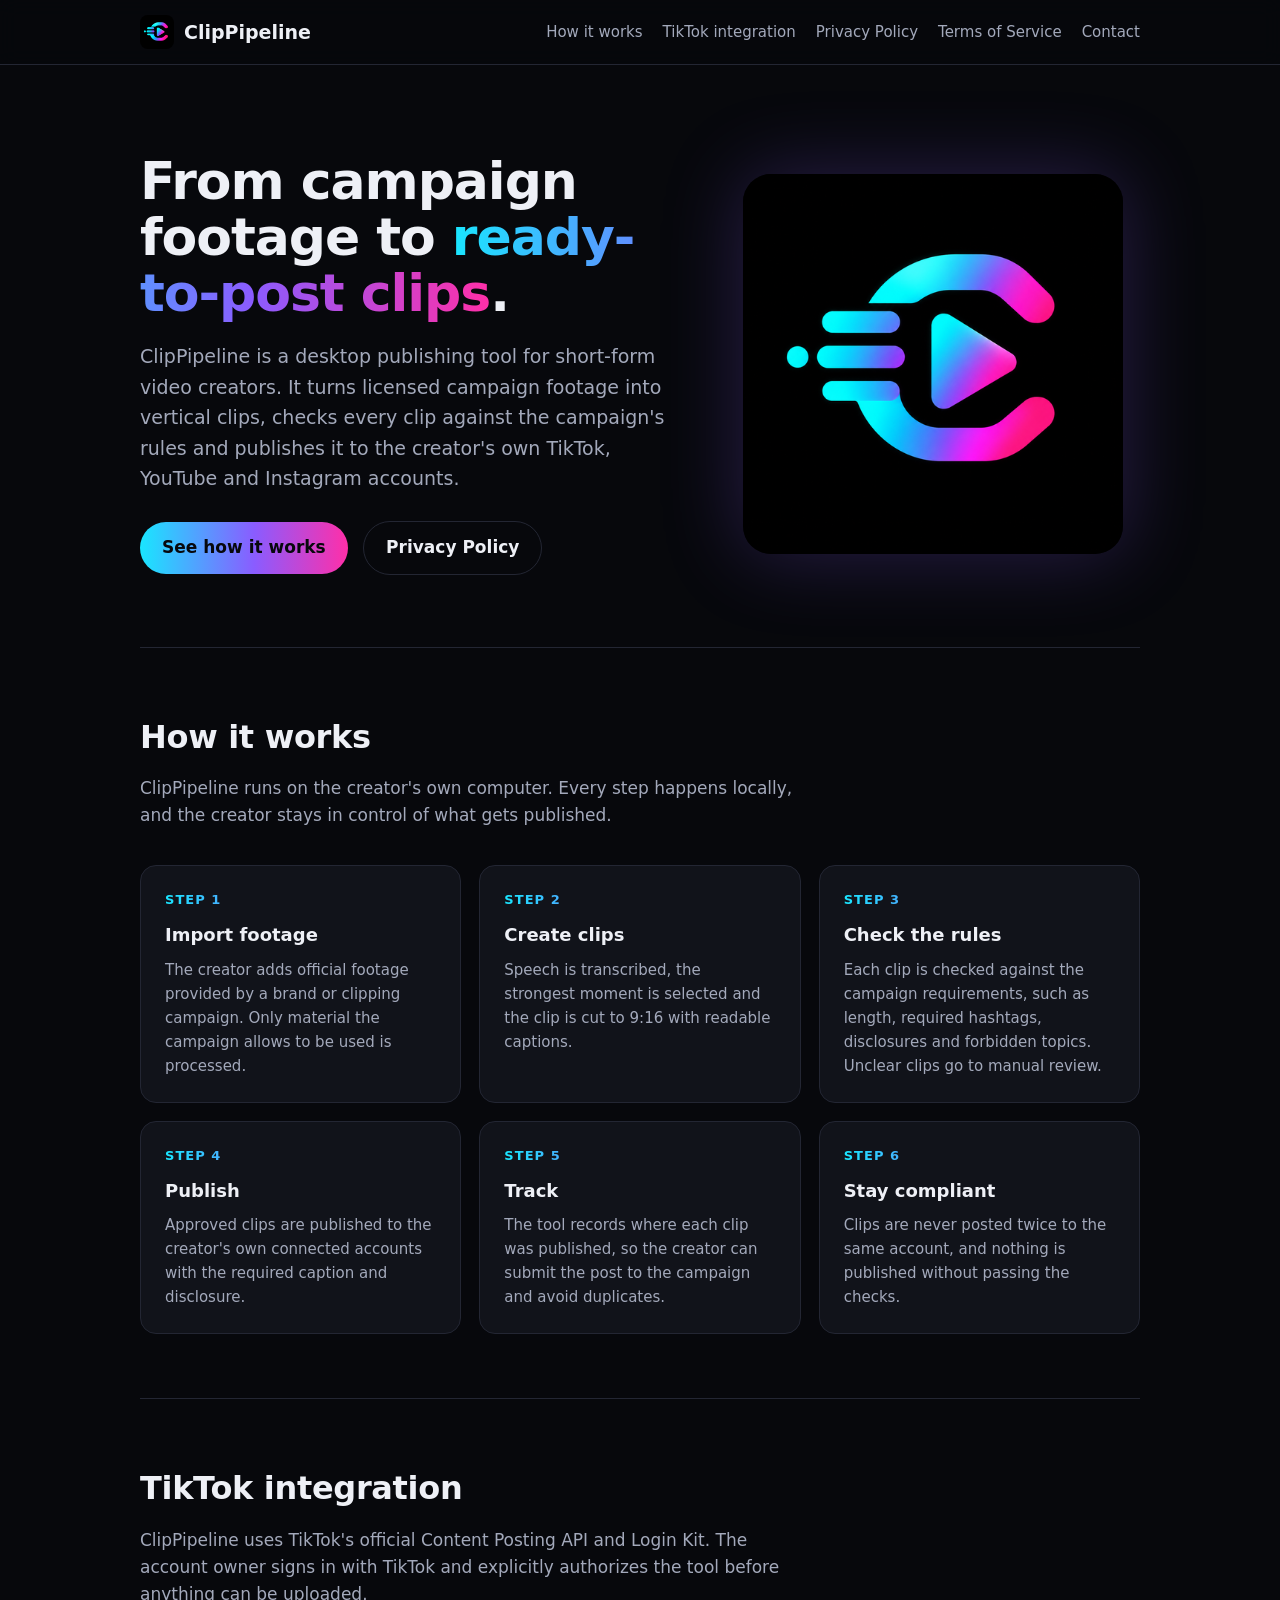
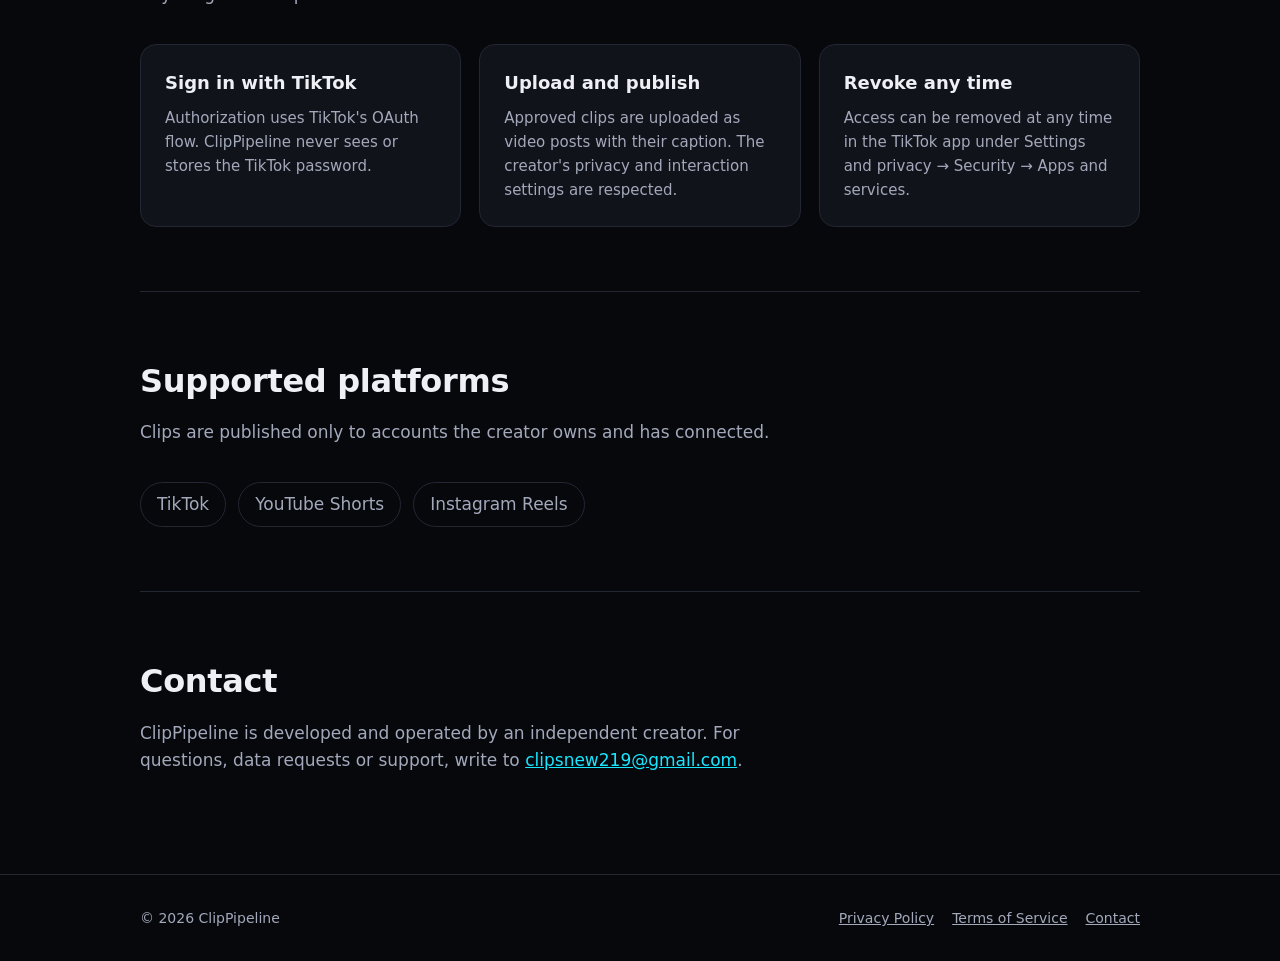
<file: index.html>
<!DOCTYPE html>
<html lang="en">
<head>
  <meta charset="UTF-8">
  <meta name="viewport" content="width=device-width, initial-scale=1.0">
  <title>ClipPipeline – Short-form video publishing tool</title>
  <meta name="description" content="ClipPipeline prepares short-form vertical videos from licensed campaign footage and publishes them to the creator's own TikTok, YouTube and Instagram accounts.">
  <link rel="icon" href="favicon.ico" sizes="any">
  <link rel="icon" type="image/png" sizes="32x32" href="favicon-32x32.png">
  <link rel="apple-touch-icon" href="apple-touch-icon.png">
  <link rel="stylesheet" href="style.css">
</head>
<body>
  <header>
    <div class="wrap nav">
      <a class="brand" href="index.html"><img src="logo.png" alt="ClipPipeline logo">ClipPipeline</a>
      <nav>
        <a href="#how-it-works">How it works</a>
        <a href="#tiktok">TikTok integration</a>
        <a href="privacy.html">Privacy Policy</a>
        <a href="terms.html">Terms of Service</a>
        <a href="#contact">Contact</a>
      </nav>
    </div>
  </header>

  <main class="wrap">
    <div class="hero">
      <div>
        <h1>From campaign footage to <span class="grad">ready-to-post clips</span>.</h1>
        <p>ClipPipeline is a desktop publishing tool for short-form video creators. It turns licensed campaign footage into vertical clips, checks every clip against the campaign's rules and publishes it to the creator's own TikTok, YouTube and Instagram accounts.</p>
        <a class="btn" href="#how-it-works">See how it works</a>
        <a class="btn ghost" href="privacy.html">Privacy Policy</a>
      </div>
      <img src="logo.png" alt="ClipPipeline app icon">
    </div>

    <section id="how-it-works">
      <h2>How it works</h2>
      <p class="lead">ClipPipeline runs on the creator's own computer. Every step happens locally, and the creator stays in control of what gets published.</p>
      <div class="grid">
        <div class="card">
          <div class="step grad">Step 1</div>
          <h3>Import footage</h3>
          <p>The creator adds official footage provided by a brand or clipping campaign. Only material the campaign allows to be used is processed.</p>
        </div>
        <div class="card">
          <div class="step grad">Step 2</div>
          <h3>Create clips</h3>
          <p>Speech is transcribed, the strongest moment is selected and the clip is cut to 9:16 with readable captions.</p>
        </div>
        <div class="card">
          <div class="step grad">Step 3</div>
          <h3>Check the rules</h3>
          <p>Each clip is checked against the campaign requirements, such as length, required hashtags, disclosures and forbidden topics. Unclear clips go to manual review.</p>
        </div>
        <div class="card">
          <div class="step grad">Step 4</div>
          <h3>Publish</h3>
          <p>Approved clips are published to the creator's own connected accounts with the required caption and disclosure.</p>
        </div>
        <div class="card">
          <div class="step grad">Step 5</div>
          <h3>Track</h3>
          <p>The tool records where each clip was published, so the creator can submit the post to the campaign and avoid duplicates.</p>
        </div>
        <div class="card">
          <div class="step grad">Step 6</div>
          <h3>Stay compliant</h3>
          <p>Clips are never posted twice to the same account, and nothing is published without passing the checks.</p>
        </div>
      </div>
    </section>

    <section id="tiktok">
      <h2>TikTok integration</h2>
      <p class="lead">ClipPipeline uses TikTok's official Content Posting API and Login Kit. The account owner signs in with TikTok and explicitly authorizes the tool before anything can be uploaded.</p>
      <div class="grid">
        <div class="card">
          <h3>Sign in with TikTok</h3>
          <p>Authorization uses TikTok's OAuth flow. ClipPipeline never sees or stores the TikTok password.</p>
        </div>
        <div class="card">
          <h3>Upload and publish</h3>
          <p>Approved clips are uploaded as video posts with their caption. The creator's privacy and interaction settings are respected.</p>
        </div>
        <div class="card">
          <h3>Revoke any time</h3>
          <p>Access can be removed at any time in the TikTok app under Settings and privacy → Security → Apps and services.</p>
        </div>
      </div>
    </section>

    <section id="platforms">
      <h2>Supported platforms</h2>
      <p class="lead">Clips are published only to accounts the creator owns and has connected.</p>
      <div class="platforms">
        <span class="pill">TikTok</span>
        <span class="pill">YouTube Shorts</span>
        <span class="pill">Instagram Reels</span>
      </div>
    </section>

    <section id="contact">
      <h2>Contact</h2>
      <p class="lead">ClipPipeline is developed and operated by an independent creator. For questions, data requests or support, write to <a href="mailto:clipsnew219@gmail.com">clipsnew219@gmail.com</a>.</p>
    </section>
  </main>

  <footer>
    <div class="wrap">
      <span>© 2026 ClipPipeline</span>
      <nav>
        <a href="privacy.html">Privacy Policy</a>
        <a href="terms.html">Terms of Service</a>
        <a href="mailto:clipsnew219@gmail.com">Contact</a>
      </nav>
    </div>
  </footer>
</body>
</html>
</file>
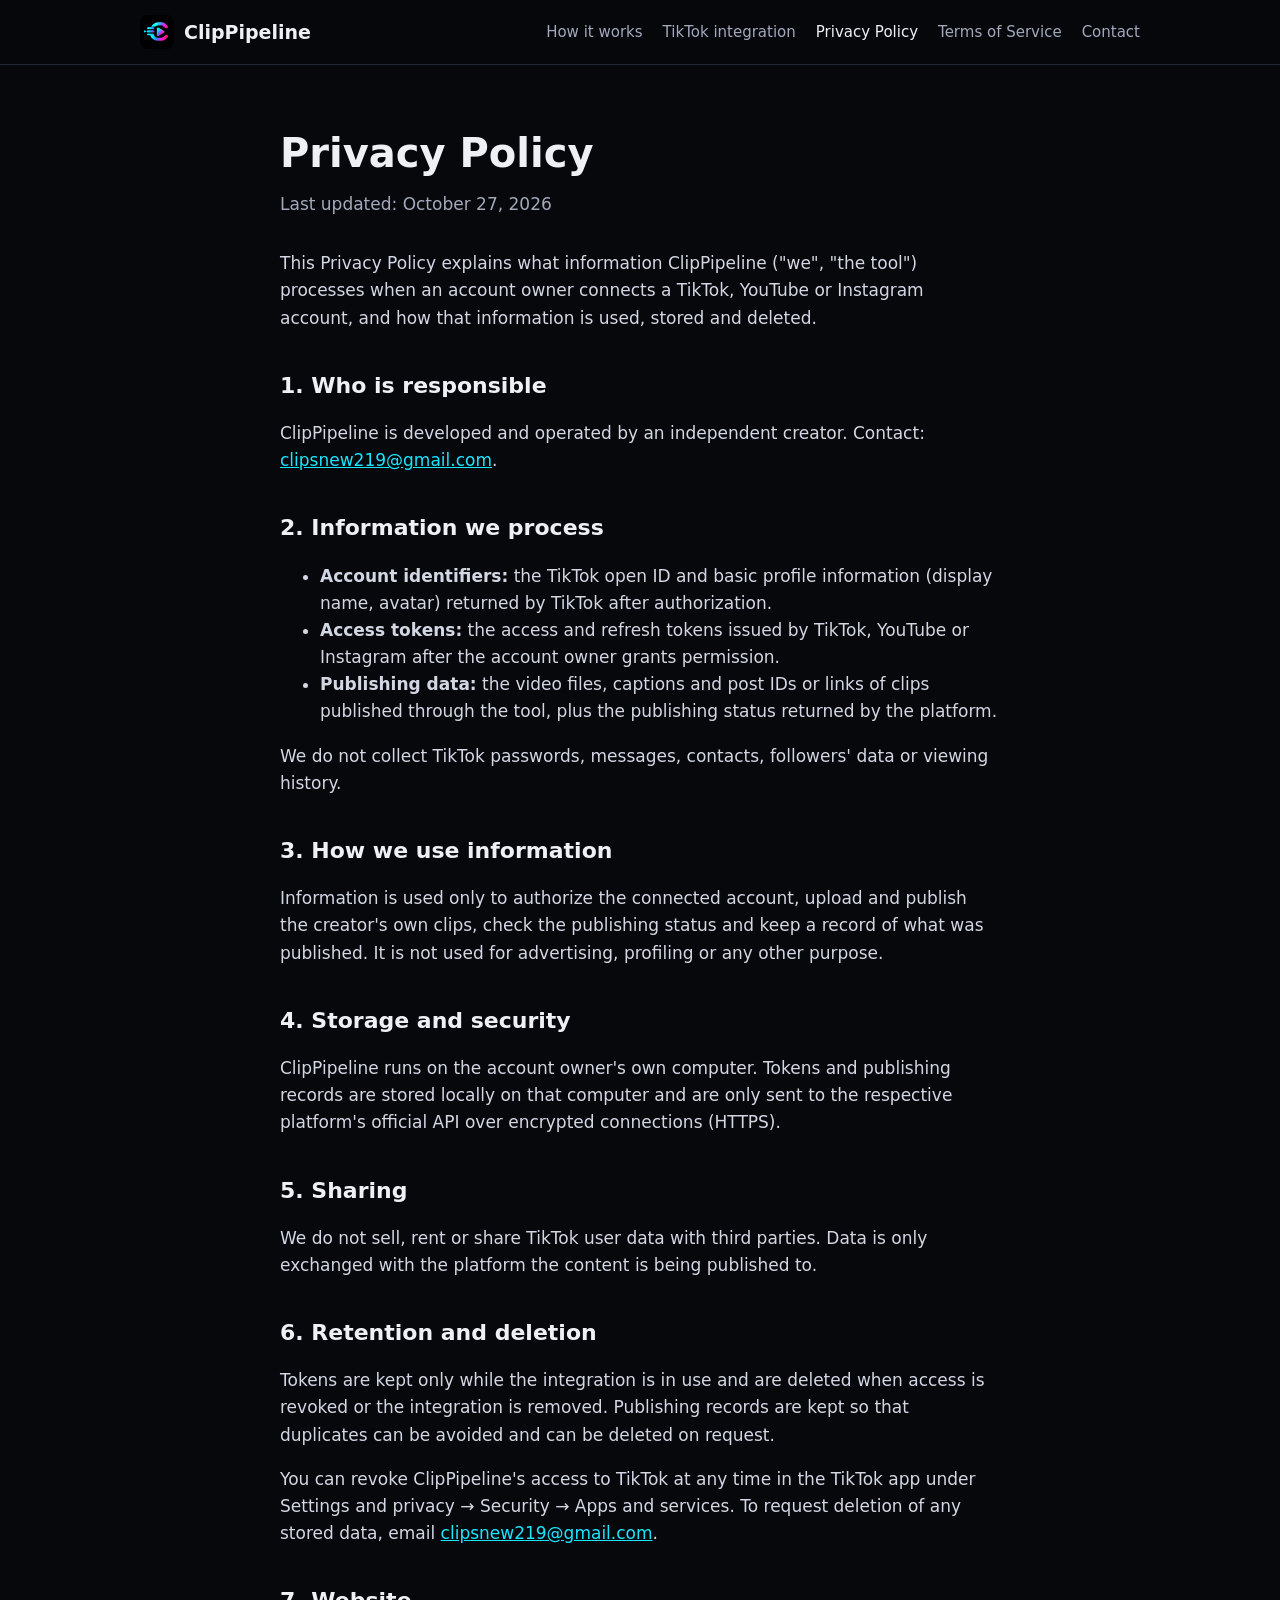
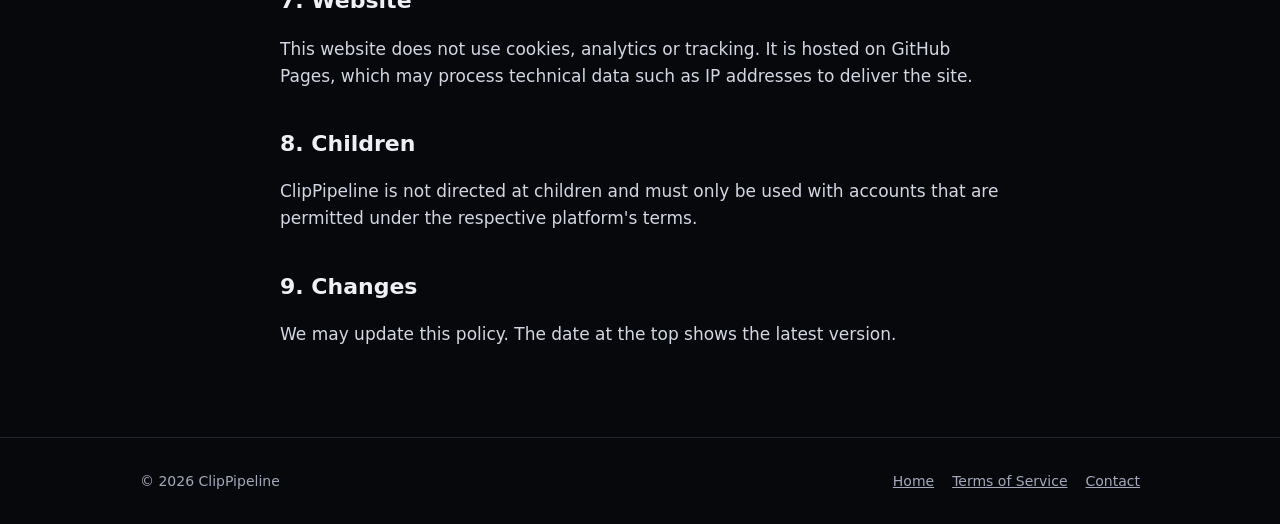
<file: privacy.html>
<!DOCTYPE html>
<html lang="en">
<head>
  <meta charset="UTF-8">
  <meta name="viewport" content="width=device-width, initial-scale=1.0">
  <title>Privacy Policy – ClipPipeline</title>
  <link rel="icon" href="favicon.ico" sizes="any">
  <link rel="icon" type="image/png" sizes="32x32" href="favicon-32x32.png">
  <link rel="apple-touch-icon" href="apple-touch-icon.png">
  <link rel="stylesheet" href="style.css">
</head>
<body>
  <header>
    <div class="wrap nav">
      <a class="brand" href="index.html"><img src="logo.png" alt="ClipPipeline logo">ClipPipeline</a>
      <nav>
        <a href="index.html#how-it-works">How it works</a>
        <a href="index.html#tiktok">TikTok integration</a>
        <a href="privacy.html" aria-current="page">Privacy Policy</a>
        <a href="terms.html">Terms of Service</a>
        <a href="index.html#contact">Contact</a>
      </nav>
    </div>
  </header>

  <main class="wrap doc">
    <h1>Privacy Policy</h1>
    <p class="updated">Last updated: October 27, 2026</p>

    <p>This Privacy Policy explains what information ClipPipeline ("we", "the tool") processes when an account owner connects a TikTok, YouTube or Instagram account, and how that information is used, stored and deleted.</p>

    <h2>1. Who is responsible</h2>
    <p>ClipPipeline is developed and operated by an independent creator. Contact: <a href="mailto:clipsnew219@gmail.com">clipsnew219@gmail.com</a>.</p>

    <h2>2. Information we process</h2>
    <ul>
      <li><strong>Account identifiers:</strong> the TikTok open ID and basic profile information (display name, avatar) returned by TikTok after authorization.</li>
      <li><strong>Access tokens:</strong> the access and refresh tokens issued by TikTok, YouTube or Instagram after the account owner grants permission.</li>
      <li><strong>Publishing data:</strong> the video files, captions and post IDs or links of clips published through the tool, plus the publishing status returned by the platform.</li>
    </ul>
    <p>We do not collect TikTok passwords, messages, contacts, followers' data or viewing history.</p>

    <h2>3. How we use information</h2>
    <p>Information is used only to authorize the connected account, upload and publish the creator's own clips, check the publishing status and keep a record of what was published. It is not used for advertising, profiling or any other purpose.</p>

    <h2>4. Storage and security</h2>
    <p>ClipPipeline runs on the account owner's own computer. Tokens and publishing records are stored locally on that computer and are only sent to the respective platform's official API over encrypted connections (HTTPS).</p>

    <h2>5. Sharing</h2>
    <p>We do not sell, rent or share TikTok user data with third parties. Data is only exchanged with the platform the content is being published to.</p>

    <h2>6. Retention and deletion</h2>
    <p>Tokens are kept only while the integration is in use and are deleted when access is revoked or the integration is removed. Publishing records are kept so that duplicates can be avoided and can be deleted on request.</p>
    <p>You can revoke ClipPipeline's access to TikTok at any time in the TikTok app under Settings and privacy → Security → Apps and services. To request deletion of any stored data, email <a href="mailto:clipsnew219@gmail.com">clipsnew219@gmail.com</a>.</p>

    <h2>7. Website</h2>
    <p>This website does not use cookies, analytics or tracking. It is hosted on GitHub Pages, which may process technical data such as IP addresses to deliver the site.</p>

    <h2>8. Children</h2>
    <p>ClipPipeline is not directed at children and must only be used with accounts that are permitted under the respective platform's terms.</p>

    <h2>9. Changes</h2>
    <p>We may update this policy. The date at the top shows the latest version.</p>
  </main>

  <footer>
    <div class="wrap">
      <span>© 2026 ClipPipeline</span>
      <nav>
        <a href="index.html">Home</a>
        <a href="terms.html">Terms of Service</a>
        <a href="mailto:clipsnew219@gmail.com">Contact</a>
      </nav>
    </div>
  </footer>
</body>
</html>
</file>
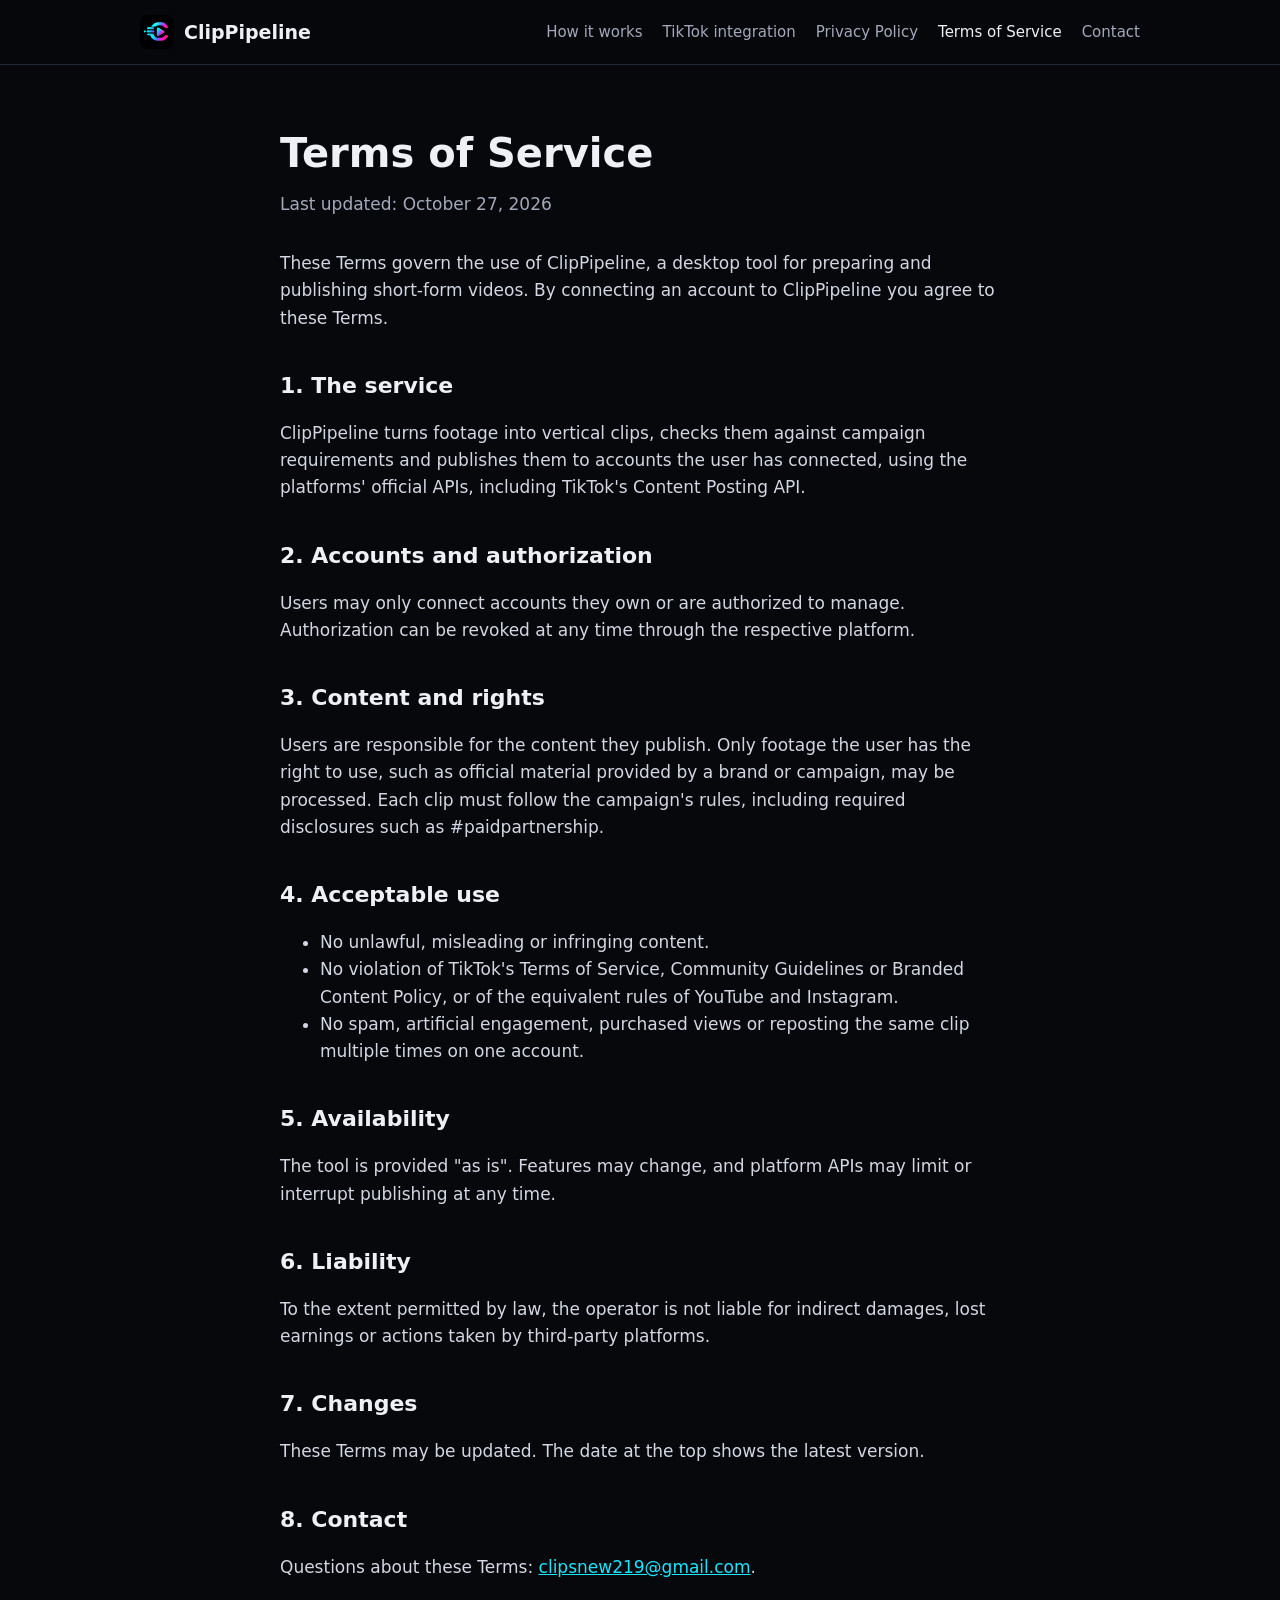
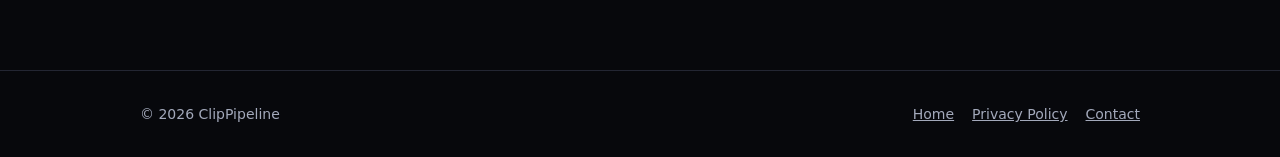
<file: terms.html>
<!DOCTYPE html>
<html lang="en">
<head>
  <meta charset="UTF-8">
  <meta name="viewport" content="width=device-width, initial-scale=1.0">
  <title>Terms of Service – ClipPipeline</title>
  <link rel="icon" href="favicon.ico" sizes="any">
  <link rel="icon" type="image/png" sizes="32x32" href="favicon-32x32.png">
  <link rel="apple-touch-icon" href="apple-touch-icon.png">
  <link rel="stylesheet" href="style.css">
</head>
<body>
  <header>
    <div class="wrap nav">
      <a class="brand" href="index.html"><img src="logo.png" alt="ClipPipeline logo">ClipPipeline</a>
      <nav>
        <a href="index.html#how-it-works">How it works</a>
        <a href="index.html#tiktok">TikTok integration</a>
        <a href="privacy.html">Privacy Policy</a>
        <a href="terms.html" aria-current="page">Terms of Service</a>
        <a href="index.html#contact">Contact</a>
      </nav>
    </div>
  </header>

  <main class="wrap doc">
    <h1>Terms of Service</h1>
    <p class="updated">Last updated: October 27, 2026</p>

    <p>These Terms govern the use of ClipPipeline, a desktop tool for preparing and publishing short-form videos. By connecting an account to ClipPipeline you agree to these Terms.</p>

    <h2>1. The service</h2>
    <p>ClipPipeline turns footage into vertical clips, checks them against campaign requirements and publishes them to accounts the user has connected, using the platforms' official APIs, including TikTok's Content Posting API.</p>

    <h2>2. Accounts and authorization</h2>
    <p>Users may only connect accounts they own or are authorized to manage. Authorization can be revoked at any time through the respective platform.</p>

    <h2>3. Content and rights</h2>
    <p>Users are responsible for the content they publish. Only footage the user has the right to use, such as official material provided by a brand or campaign, may be processed. Each clip must follow the campaign's rules, including required disclosures such as #paidpartnership.</p>

    <h2>4. Acceptable use</h2>
    <ul>
      <li>No unlawful, misleading or infringing content.</li>
      <li>No violation of TikTok's Terms of Service, Community Guidelines or Branded Content Policy, or of the equivalent rules of YouTube and Instagram.</li>
      <li>No spam, artificial engagement, purchased views or reposting the same clip multiple times on one account.</li>
    </ul>

    <h2>5. Availability</h2>
    <p>The tool is provided "as is". Features may change, and platform APIs may limit or interrupt publishing at any time.</p>

    <h2>6. Liability</h2>
    <p>To the extent permitted by law, the operator is not liable for indirect damages, lost earnings or actions taken by third-party platforms.</p>

    <h2>7. Changes</h2>
    <p>These Terms may be updated. The date at the top shows the latest version.</p>

    <h2>8. Contact</h2>
    <p>Questions about these Terms: <a href="mailto:clipsnew219@gmail.com">clipsnew219@gmail.com</a>.</p>
  </main>

  <footer>
    <div class="wrap">
      <span>© 2026 ClipPipeline</span>
      <nav>
        <a href="index.html">Home</a>
        <a href="privacy.html">Privacy Policy</a>
        <a href="mailto:clipsnew219@gmail.com">Contact</a>
      </nav>
    </div>
  </footer>
</body>
</html>
</file>
<file: style.css>
:root {
  --bg: #07080c;
  --surface: #11131a;
  --line: #232633;
  --text: #eef0f6;
  --muted: #a3a9bb;
  --cyan: #19e6ff;
  --violet: #8a5cff;
  --pink: #ff2fa8;
  --gradient: linear-gradient(90deg, var(--cyan), var(--violet) 55%, var(--pink));
}

* { box-sizing: border-box; }

html { scroll-behavior: smooth; }

body {
  margin: 0;
  background: var(--bg);
  color: var(--text);
  font: 17px/1.6 "Inter", system-ui, -apple-system, "Segoe UI", sans-serif;
}

a { color: var(--cyan); }

.wrap { max-width: 1040px; margin: 0 auto; padding: 0 20px; }

header {
  position: sticky; top: 0; z-index: 10;
  background: rgba(7, 8, 12, 0.85);
  backdrop-filter: blur(10px);
  border-bottom: 1px solid var(--line);
}

.nav { display: flex; align-items: center; gap: 12px 24px; min-height: 64px; flex-wrap: wrap; padding-top: 10px; padding-bottom: 10px; }

.brand {
  display: flex; align-items: center; gap: 10px;
  color: var(--text); text-decoration: none; font-weight: 700; font-size: 19px;
}

.brand img { width: 34px; height: 34px; border-radius: 8px; }

.nav nav { margin-left: auto; display: flex; gap: 20px; flex-wrap: wrap; }

.nav nav a { color: var(--muted); text-decoration: none; font-size: 15px; }

.nav nav a:hover, .nav nav a[aria-current="page"] { color: var(--text); }

.hero { padding: 88px 0 72px; display: grid; grid-template-columns: 1.3fr 1fr; gap: 48px; align-items: center; }

.hero h1 { font-size: 52px; line-height: 1.08; margin: 0 0 20px; letter-spacing: -0.02em; }

.grad { background: var(--gradient); -webkit-background-clip: text; background-clip: text; color: transparent; }

.hero p { color: var(--muted); font-size: 19px; margin: 0 0 28px; }

.hero img { width: 100%; max-width: 380px; justify-self: center; border-radius: 28px; box-shadow: 0 0 80px rgba(138, 92, 255, 0.25); }

.btn {
  display: inline-block; padding: 12px 22px; border-radius: 999px;
  background: var(--gradient); color: #07080c; font-weight: 700; text-decoration: none;
}

.btn.ghost { background: none; color: var(--text); border: 1px solid var(--line); margin-left: 10px; }

section { padding: 64px 0; border-top: 1px solid var(--line); }

section h2 { font-size: 32px; margin: 0 0 12px; letter-spacing: -0.01em; }

.lead { color: var(--muted); max-width: 680px; margin: 0 0 36px; }

.grid { display: grid; grid-template-columns: repeat(3, 1fr); gap: 18px; }

.card { background: var(--surface); border: 1px solid var(--line); border-radius: 16px; padding: 24px; }

.card h3 { margin: 0 0 8px; font-size: 18px; }

.card p { margin: 0; color: var(--muted); font-size: 15px; }

.step { font-size: 13px; font-weight: 700; letter-spacing: 0.08em; text-transform: uppercase; margin-bottom: 10px; }

.platforms { display: flex; gap: 12px; flex-wrap: wrap; }

.pill { border: 1px solid var(--line); border-radius: 999px; padding: 8px 16px; color: var(--muted); }

.doc { padding-top: 56px; padding-bottom: 72px; max-width: 760px; }

.doc h1 { font-size: 40px; margin: 0 0 6px; }

.doc .updated { color: var(--muted); margin: 0 0 32px; }

.doc h2 { font-size: 22px; margin: 36px 0 8px; }

.doc p, .doc li { color: #d3d7e3; }

footer { border-top: 1px solid var(--line); padding: 32px 0; color: var(--muted); font-size: 14px; }

footer .wrap { display: flex; gap: 20px; flex-wrap: wrap; align-items: center; }

footer nav { margin-left: auto; display: flex; gap: 18px; }

footer a { color: var(--muted); }

@media (max-width: 800px) {
  .hero { grid-template-columns: 1fr; padding-top: 56px; }
  .hero h1 { font-size: 38px; }
  .hero img { max-width: 240px; }
  .grid { grid-template-columns: 1fr; }
  .nav nav { margin-left: 0; width: 100%; gap: 6px 14px; }
  .nav nav a { font-size: 14px; }
  header { position: static; }
}
</file>
